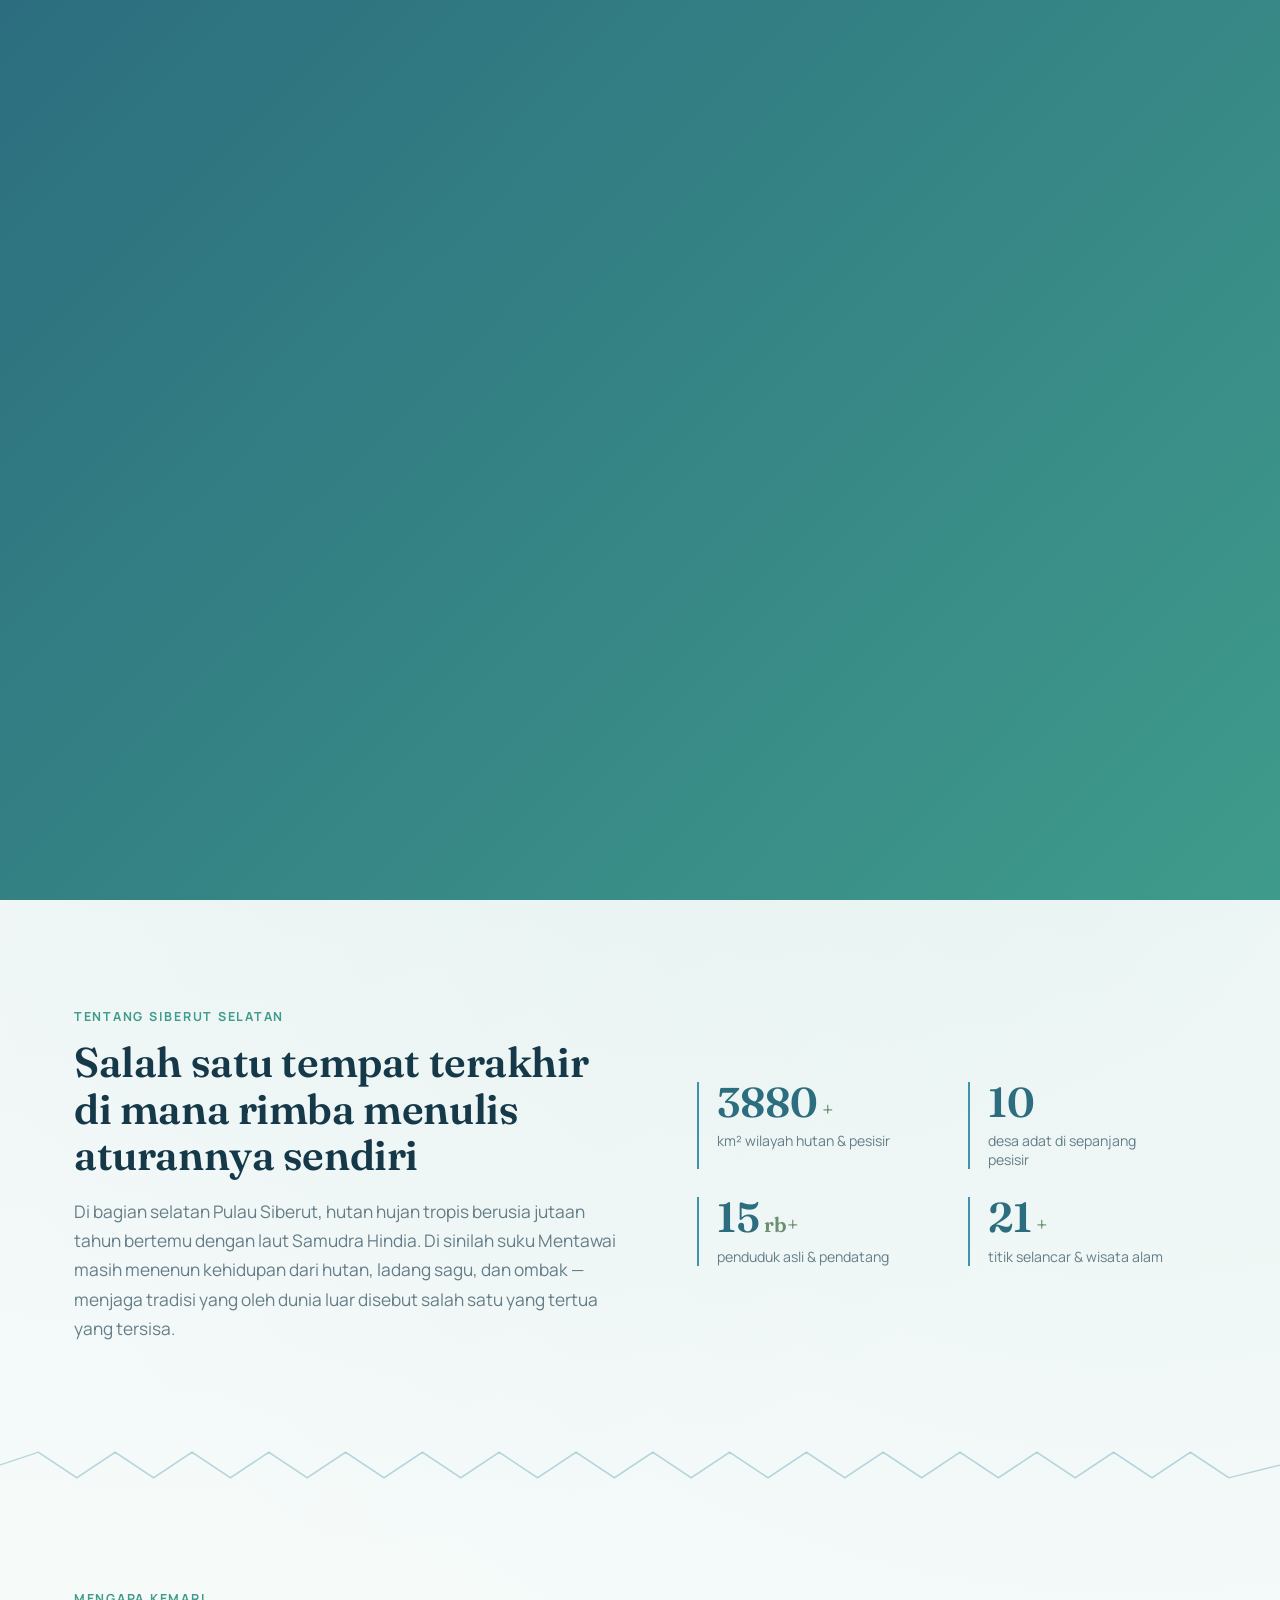
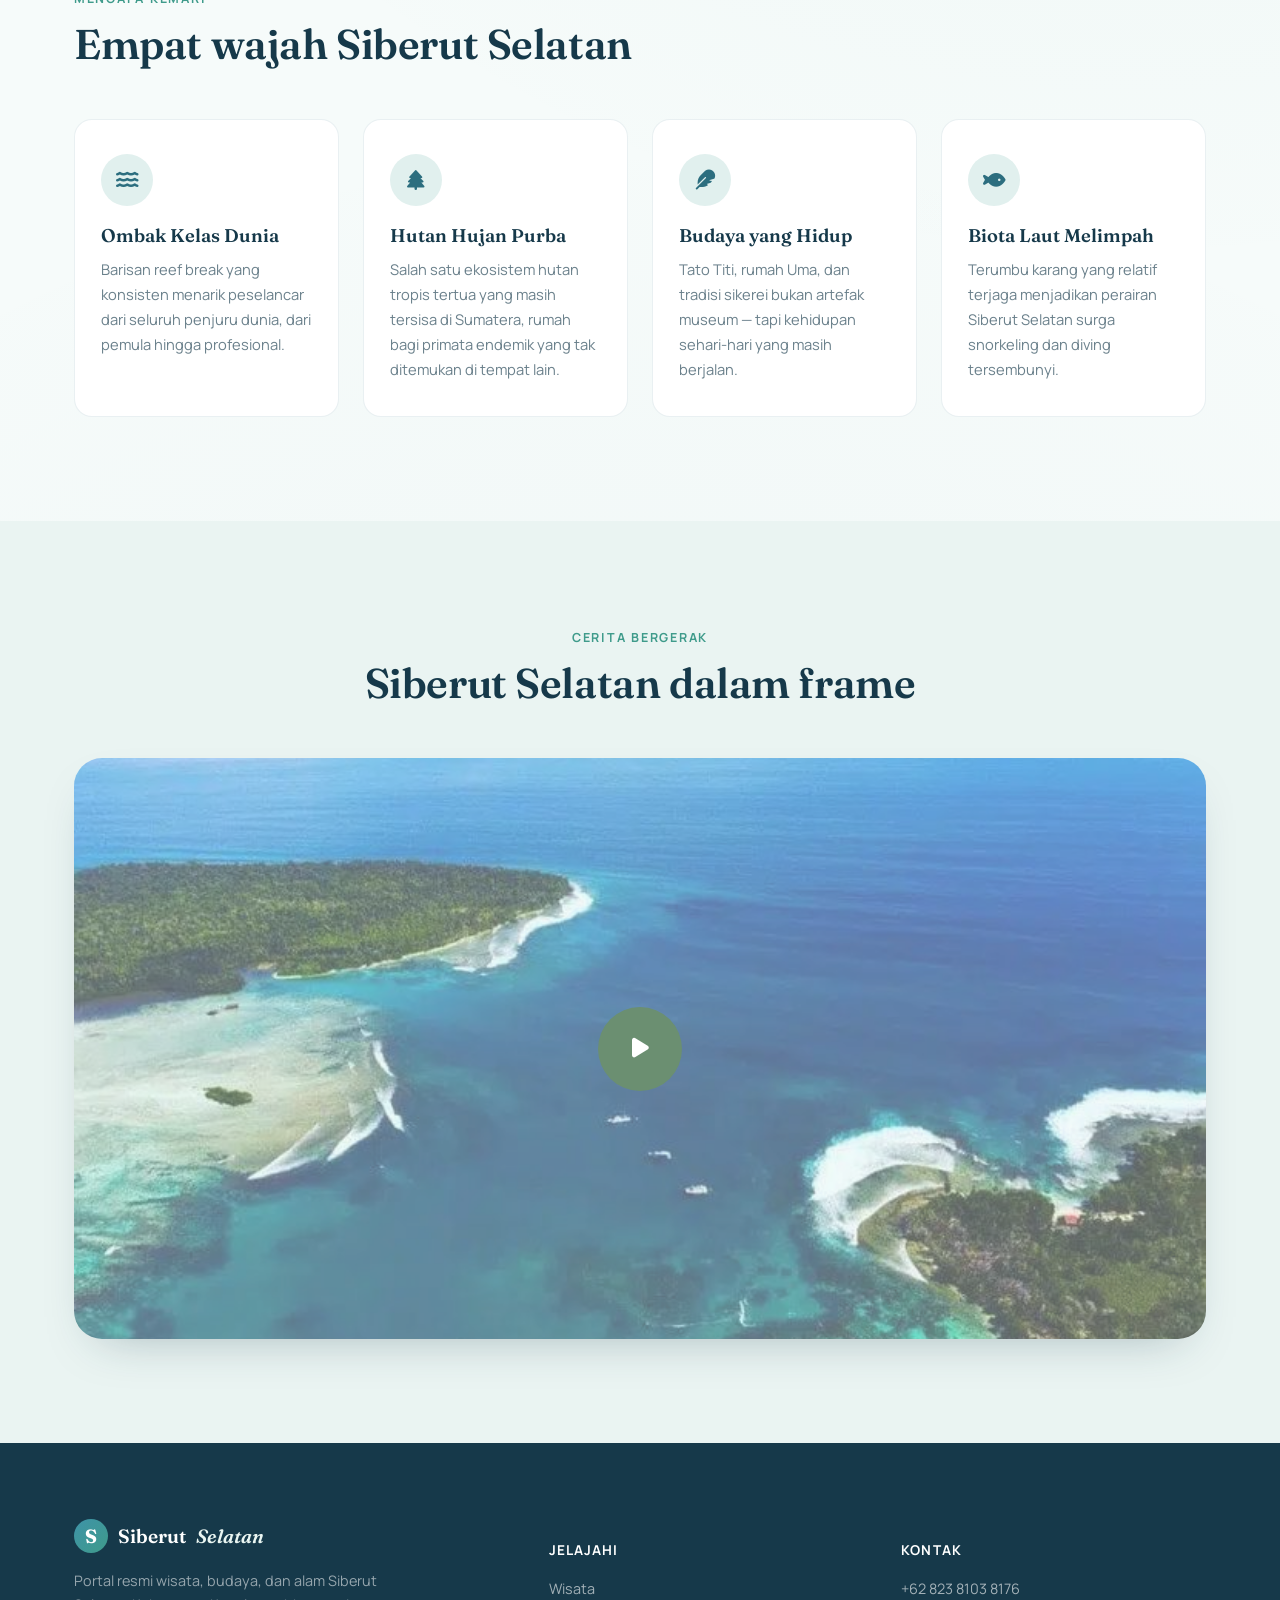
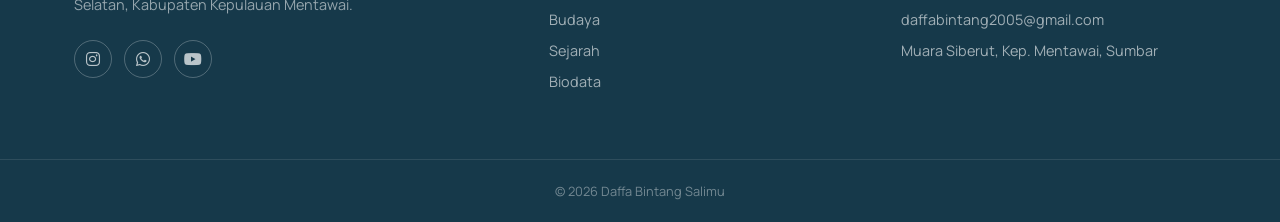
<file: index.html>
<!DOCTYPE html>
<html lang="id">
<head>
<meta charset="UTF-8">
<meta name="viewport" content="width=device-width, initial-scale=1.0">
<title>Siberut Selatan — Jantung Rimba & Ombak Mentawai</title>
<meta name="description" content="Portal wisata, budaya, dan alam Siberut Selatan, Kepulauan Mentawai — rumah suku Mentawai, hutan hujan purba, dan ombak kelas dunia.">
<link rel="preconnect" href="https://fonts.googleapis.com">
<link rel="preconnect" href="https://fonts.gstatic.com" crossorigin>
<link href="https://fonts.googleapis.com/css2?family=Fraunces:ital,opsz,wght@0,9..144,400;0,9..144,500;0,9..144,600;0,9..144,700;1,9..144,400;1,9..144,500&family=Manrope:wght@400;500;600;700;800&display=swap" rel="stylesheet">
<link rel="stylesheet" href="https://cdnjs.cloudflare.com/ajax/libs/font-awesome/6.5.1/css/all.min.css">
<link rel="stylesheet" href="style.css">
</head>
<body class="no-scroll">
  
<div id="loader" aria-label="Memuat">
  <div class="curtain curtain-left" style="background-image:url('paper2.jpeg')"></div>
  <div class="curtain curtain-right" style="background-image:url('paper4.jpeg')"></div>
  <div class="curtain-fringe">
  </div>
  <div class="loader-content">
    <h1 class="loader-title"><em></em></h1>
    <div class="loader-progress"><span id="loader-progress-bar"></span></div>
    <span class="loader-percent" id="loader-percent">100%</span>
  </div>
</div>

<div id="progress-bar"></div>


<header id="site-nav">
  <div class="nav-inner">
    <a href="index.html" class="brand">
      <span class="brand-mark">SS</span>
      <span class="brand-text">Siberut <em>Selatan</em></span>
    </a>
    <nav class="nav-links">
      <a href="destinasi.html" data-nav>Wisata</a>
      <a href="budaya.html" data-nav>Budaya</a>
      <a href="sejarah.html" data-nav>Sejarah</a>
      <a href="biodata.html" data-nav>Biodata</a>
    </nav>
    <a href="index.html" class="nav-logo" aria-label="Logo Daffa Bintang Salimu">
      <img src="logo1.png" alt="Logo Daffa Bintang Salimu">
    </a>
    <button id="burger" aria-label="Buka menu"><span></span><span></span><span></span></button>
  </div>
  <div id="mobile-menu">
    <a href="destinasi.html">Wisata</a>
    <a href="budaya.html">Budaya</a>
    <a href="sejarah.html">Sejarah</a>
    <a href="biodata.html">Biodata</a>
  </div>
</header>

<main>
  <section class="hero" id="home">
    <div class="hero-slides" id="hero-slides"></div>
    <div class="hero-scrim"></div>

    <div class="hero-content">
      <span class="eyebrow eyebrow-light"><i class="fa-solid fa-location-dot"></i> Kepulauan Mentawai · Sumatera Barat</span>
      <h1>Siberut Selatan<br><em>Rimba &amp; Ombak</em> yang Masih Bernapas</h1>
      <p class="hero-sub" data-typing='["Rumah suku Mentawai yang menjaga hutan hujan tertua di Sumatera.","Ombak kelas dunia yang memanggil peselancar lintas benua.","Tato Titi dan Uma warisan yang masih hidup, bukan sekadar cerita."]'></p>
      <div class="hero-btns">
        <a href="destinasi.html" class="btn btn-primary">Jelajahi Destinasi <i class="fa-solid fa-arrow-right"></i></a>
        <a href="https://www.youtube.com/watch?v=MPN2Yd6fO0k" class="btn btn-ghost" target="_blank" rel="noopener"><i class="fa-solid fa-play"></i> Tonton Cerita</a>
      </div>
    </div>
  </section>

  <!-- ============ INTRO + COUNTER ============ -->
  <section class="section intro-section">
    <div class="container intro-grid">
      <div class="reveal">
        <span class="eyebrow">Tentang Siberut Selatan</span>
        <h2 class="section-title">Salah satu tempat terakhir<br>di mana rimba menulis aturannya sendiri</h2>
        <p class="lead">Di bagian selatan Pulau Siberut, hutan hujan tropis berusia jutaan tahun bertemu dengan laut Samudra Hindia. Di sinilah suku Mentawai masih menenun kehidupan dari hutan, ladang sagu, dan ombak — menjaga tradisi yang oleh dunia luar disebut salah satu yang tertua yang tersisa.</p>
      </div>
      <div class="counter-grid reveal" data-delay="120">
        <div class="counter-item">
          <div class="counter-num"><span data-counter="4500">0</span><span class="suffix">+</span></div>
          <span class="counter-label">km² wilayah hutan &amp; pesisir</span>
        </div>
        <div class="counter-item">
          <div class="counter-num"><span data-counter="12">0</span></div>
          <span class="counter-label">desa adat di sepanjang pesisir</span>
        </div>
        <div class="counter-item">
          <div class="counter-num"><span data-counter="18">0</span><span class="suffix">rb+</span></div>
          <span class="counter-label">penduduk asli &amp; pendatang</span>
        </div>
        <div class="counter-item">
          <div class="counter-num"><span data-counter="25">0</span><span class="suffix">+</span></div>
          <span class="counter-label">titik selancar &amp; wisata alam</span>
        </div>
      </div>
    </div>
  </section>

  <div class="titi-divider" aria-hidden="true">
    <svg viewBox="0 0 1000 40" preserveAspectRatio="none"><path d="M0 20 L30 5 L60 35 L90 5 L120 35 L150 5 L180 35 L210 5 L240 35 L270 5 L300 35 L330 5 L360 35 L390 5 L420 35 L450 5 L480 35 L510 5 L540 35 L570 5 L600 35 L630 5 L660 35 L690 5 L720 35 L750 5 L780 35 L810 5 L840 35 L870 5 L900 35 L930 5 L960 35 L1000 20" stroke="currentColor" stroke-width="1.5" fill="none"/></svg>
  </div>

  <!-- ============ EMPAT WAJAH ============ -->
  <section class="section" id="keunggulan">
    <div class="container">
      <div class="section-head reveal">
        <span class="eyebrow">Mengapa Kemari</span>
        <h2 class="section-title">Empat wajah Siberut Selatan</h2>
      </div>
      <div class="face-grid">
        <article class="face-card reveal">
          <div class="face-icon"><i class="fa-solid fa-water"></i></div>
          <h3>Ombak Kelas Dunia</h3>
          <p>Barisan reef break yang konsisten menarik peselancar dari seluruh penjuru dunia, dari pemula hingga profesional.</p>
        </article>
        <article class="face-card reveal" data-delay="80">
          <div class="face-icon"><i class="fa-solid fa-tree"></i></div>
          <h3>Hutan Hujan Purba</h3>
          <p>Salah satu ekosistem hutan tropis tertua yang masih tersisa di Sumatera, rumah bagi primata endemik yang tak ditemukan di tempat lain.</p>
        </article>
        <article class="face-card reveal" data-delay="160">
          <div class="face-icon"><i class="fa-solid fa-feather"></i></div>
          <h3>Budaya yang Hidup</h3>
          <p>Tato Titi, rumah Uma, dan tradisi sikerei bukan artefak museum — tapi kehidupan sehari-hari yang masih berjalan.</p>
        </article>
        <article class="face-card reveal" data-delay="240">
          <div class="face-icon"><i class="fa-solid fa-fish"></i></div>
          <h3>Biota Laut Melimpah</h3>
          <p>Terumbu karang yang relatif terjaga menjadikan perairan Siberut Selatan surga snorkeling dan diving tersembunyi.</p>
        </article>
      </div>
    </div>
  </section>

  <!-- ============ CERITA / VIDEO ============ -->
  <section class="section section-alt" id="cerita">
    <div class="container">
      <div class="section-head text-center reveal">
        <span class="eyebrow">Cerita Bergerak</span>
        <h2 class="section-title">Siberut Selatan dalam frame</h2>
      </div>
      <div class="video-frame reveal" data-video="https://www.youtube.com/watch?v=MPN2Yd6fO0k">
        <img src="paper4.jpeg" alt="Cuplikan Siberut Selatan" loading="lazy">
        <button class="play-btn" aria-label="Putar video"><i class="fa-solid fa-play"></i></button>
      </div>
    </div>
  </section>
</main>

<!-- ============ FOOTER ============ -->
<footer class="site-footer">
  <div class="container footer-grid">
    <div class="footer-brand">
      <span class="brand-text light"><span class="brand-mark">S</span>Siberut<em>Selatan</em></span>
      <p>Portal resmi wisata, budaya, dan alam Siberut Selatan, Kabupaten Kepulauan Mentawai.</p>
      <div class="footer-social">
        <a href="https://www.instagram.com/urr_daffaa?igsh=NXd5bzN2ZGFvcXl0&utm_source=qr" aria-label="Instagram"><i class="fa-brands fa-instagram"></i></a>
        <a href="https://wa.me/6282381038176" aria-label="WhatsApp"><i class="fa-brands fa-whatsapp"></i></a>
        <a href="https://www.youtube.com/@daffabintang652" aria-label="YouTube"><i class="fa-brands fa-youtube"></i></a>
      </div>
    </div>
    <div class="footer-col">
      <h5>Jelajahi</h5>
      <a href="destinasi.html">Wisata</a>
      <a href="budaya.html">Budaya</a>
      <a href="sejarah.html">Sejarah</a>
      <a href="biodata.html">Biodata</a>
    </div>
    <div class="footer-col">
      <h5>Kontak</h5>
      <a href="https://wa.me/6281200000000">+62 823 8103 8176</a>
      <a href="mailto:daffabintang2005@gmail.com">daffabintang2005@gmail.com</a>
      <span>Muara Siberut, Kep. Mentawai, Sumbar</span>
    </div>
  </div>
  <div class="footer-bottom">
    <span>© 2026 Daffa Bintang Salimu</span>
  </div>
</footer>

<button id="back-to-top" aria-label="Kembali ke atas"><i class="fa-solid fa-arrow-up"></i></button>

<div id="video-modal">
  <button class="video-close" aria-label="Tutup video"><i class="fa-solid fa-xmark"></i></button>
  <div class="video-box"></div>
</div>

<script src="script.js"></script>
</body>
</html>
</file>
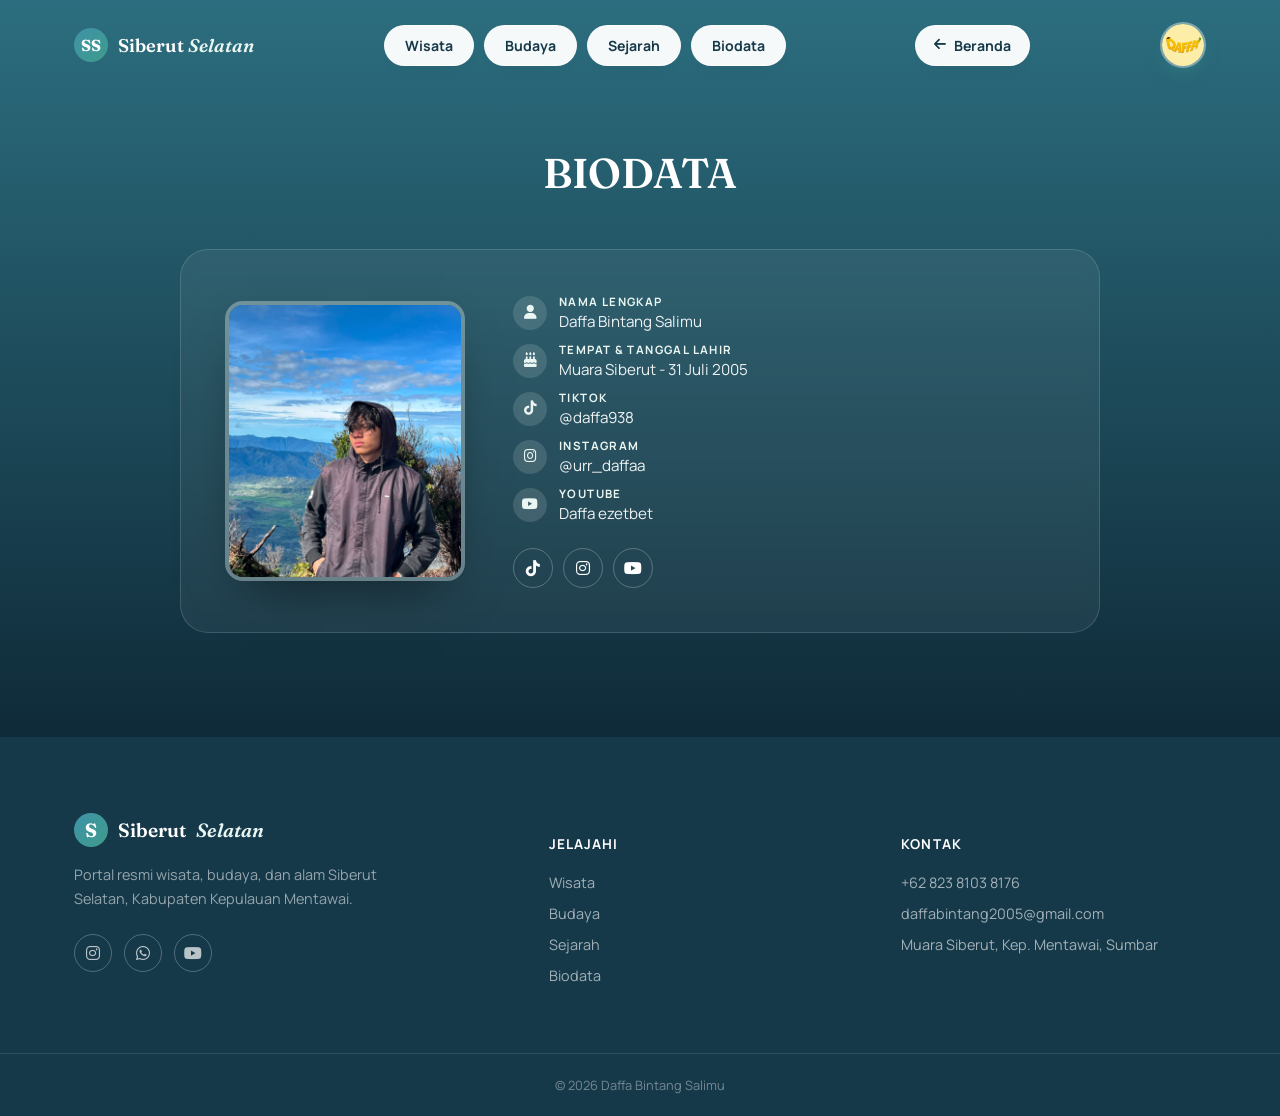
<file: biodata.html>
<!DOCTYPE html>
<html lang="id">
<head>
<meta charset="UTF-8">
<meta name="viewport" content="width=devip-width, initial-scale=1.0">
<title>Biodata — Siberut Selatan</title>
<meta name="description" content="Portal wisata, budaya, dan alam Siberut Selatan, Kepulauan Mentawai — rumah suku Mentawai, hutan hujan purba, dan ombak kelas dunia.">
<link rel="preconnect" href="https://fonts.googleapis.com">
<link rel="preconnect" href="https://fonts.gstatic.com" crossorigin>
<link href="https://fonts.googleapis.com/css2?family=Fraunces:ital,opsz,wght@0,9..144,400;0,9..144,500;0,9..144,600;0,9..144,700;1,9..144,400;1,9..144,500&family=Manrope:wght@400;500;600;700;800&display=swap" rel="stylesheet">
<link rel="stylesheet" href="https://cdnjs.cloudflare.com/ajax/libs/font-awesome/6.5.1/css/all.min.css">
<link rel="stylesheet" href="style.css">
</head>
<body class="page-enter">

<div id="progress-bar"></div>

<!-- ============ NAV ============ -->
<header id="site-nav">
  <div class="nav-inner">
    <a href="index.html" class="brand">
      <span class="brand-mark">SS</span>
      <span class="brand-text">Siberut <em>Selatan</em></span>
    </a>
    <nav class="nav-links">
      <a href="destinasi.html" data-nav>Wisata</a>
      <a href="budaya.html" data-nav>Budaya</a>
      <a href="sejarah.html" data-nav>Sejarah</a>
      <a href="biodata.html" data-nav>Biodata</a>
    </nav>
    <a href="index.html" class="back-btn" aria-label="Kembali ke Beranda"><i class="fa-solid fa-arrow-left"></i> <span class="back-label">Beranda</span></a>
    <a href="index.html" class="nav-logo" aria-label="Logo Daffa Bintang Salimu">
      <img src="logo1.png" alt="Logo Daffa Bintang Salimu">
    </a>
    <button id="burger" aria-label="Buka menu"><span></span><span></span><span></span></button>
  </div>
  <div id="mobile-menu">
    <a href="destinasi.html">Wisata</a>
    <a href="budaya.html">Budaya</a>
    <a href="sejarah.html">Sejarah</a>
    <a href="biodata.html">Biodata</a>
  </div>
</header>

<main>
  <!-- ============ BIODATA PEMBUAT ============ -->
  <section class="section section-dark" id="biodata">
    <div class="container">
      <div class="section-head text-center reveal">
        <h2 class="section-title light">BIODATA</h2>
      </div>
      <div class="bio-card reveal">
        <div class="bio-photo">
          <img src="foto1.jpeg" alt="Foto Pembuat Website">
        </div>
        <div class="bio-info">
          <div class="bio-details">
            <div class="bio-item">
              <i class="fa-solid fa-user"></i>
              <div class="bio-label">
                <b>Nama Lengkap</b>
                <span>Daffa Bintang Salimu</span>
              </div>
            </div>
            <div class="bio-item">
              <i class="fa-solid fa-cake-candles"></i>
              <div class="bio-label">
                <b>Tempat &amp; Tanggal Lahir</b>
                <span>Muara Siberut - 31 Juli 2005</span>
              </div>
            </div>
            <div class="bio-item">
              <i class="fa-brands fa-tiktok"></i>
              <div class="bio-label">
                <b>TikTok</b>
                <span>@daffa938</span>
              </div>
            </div>
            <div class="bio-item">
              <i class="fa-brands fa-instagram"></i>
              <div class="bio-label">
                <b>Instagram</b>
                <span>@urr_daffaa</span>
              </div>
            </div>
            <div class="bio-item">
              <i class="fa-brands fa-youtube"></i>
              <div class="bio-label">
                <b>YouTube</b>
                <span>Daffa ezetbet</span>
              </div>
            </div>
          </div>
          <div class="bio-social">
            <a href="https://www.tiktok.com/@dafffa938" aria-label="TikTok"><i class="fa-brands fa-tiktok"></i></a>
            <a href="https://www.instagram.com/urr_daffaa?igsh=NXd5bzN2ZGFvcXl0&utm_source=qr" aria-label="Instagram"><i class="fa-brands fa-instagram"></i></a>
            <a href="https://www.youtube.com/@daffabintang652" aria-label="YouTube"><i class="fa-brands fa-youtube"></i></a>
          </div>
        </div>
      </div>
    </div>
  </section>
</main>

<!-- ============ FOOTER ============ -->
<footer class="site-footer">
  <div class="container footer-grid">
    <div class="footer-brand">
      <span class="brand-text light"><span class="brand-mark">S</span>Siberut<em>Selatan</em></span>
      <p>Portal resmi wisata, budaya, dan alam Siberut Selatan, Kabupaten Kepulauan Mentawai.</p>
      <div class="footer-social">
        <a href="https://www.instagram.com/urr_daffaa?igsh=NXd5bzN2ZGFvcXl0&utm_source=qr" aria-label="Instagram"><i class="fa-brands fa-instagram"></i></a>
        <a href="https://wa.me/6282381038176" aria-label="WhatsApp"><i class="fa-brands fa-whatsapp"></i></a>
        <a href="https://www.youtube.com/@daffabintang652" aria-label="YouTube"><i class="fa-brands fa-youtube"></i></a>
      </div>
    </div>
    <div class="footer-col">
      <h5>Jelajahi</h5>
      <a href="destinasi.html">Wisata</a>
      <a href="budaya.html">Budaya</a>
      <a href="sejarah.html">Sejarah</a>
      <a href="biodata.html">Biodata</a>
    </div>
    <div class="footer-col">
      <h5>Kontak</h5>
      <a href="https://wa.me/6281200000000">+62 823 8103 8176</a>
      <a href="daffabintang2005@gmail.com">daffabintang2005@gmail.com</a>
      <span>Muara Siberut, Kep. Mentawai, Sumbar</span>
    </div>
  </div>
  <div class="footer-bottom">
    <span>© 2026 Daffa Bintang Salimu</span>
  </div>
</footer>

<button id="back-to-top" aria-label="Kembali ke atas"><i class="fa-solid fa-arrow-up"></i></button>

<div id="video-modal">
  <button class="video-close" aria-label="Tutup video"><i class="fa-solid fa-xmark"></i></button>
  <div class="video-box"></div>
</div>

<script src="script.js"></script>
</body>
</html>
</file>
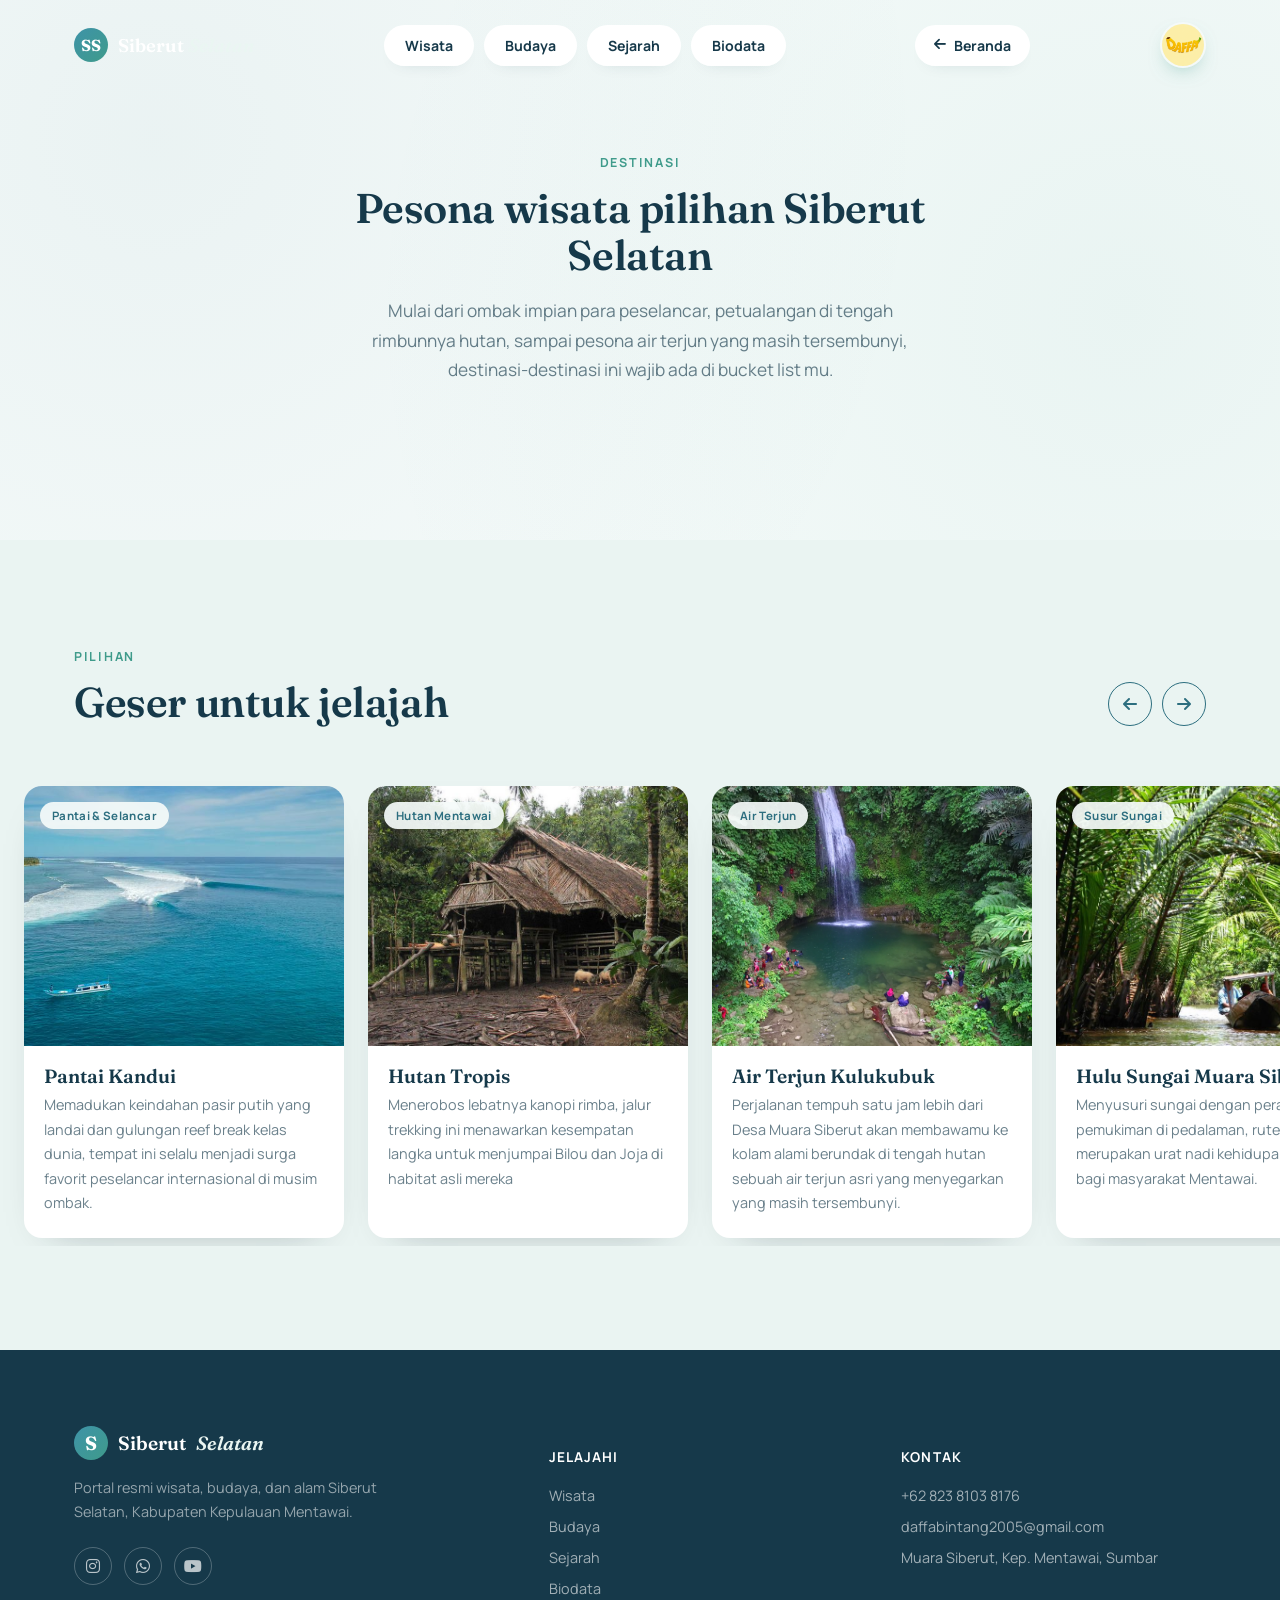
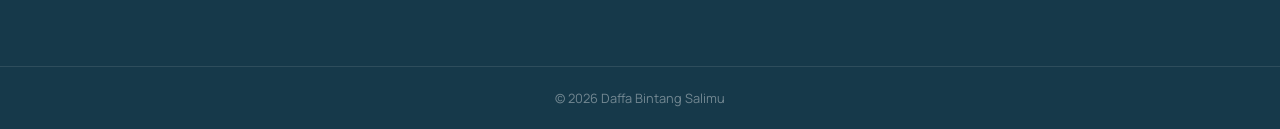
<file: destinasi.html>
<!DOCTYPE html>
<html lang="id">
<head>
<meta charset="UTF-8">
<meta name="viewport" content="width=device-width, initial-scale=1.0">
<title>Wisata — Siberut Selatan</title>
<meta name="description" content="Portal wisata, budaya, dan alam Siberut Selatan, Kepulauan Mentawai — rumah suku Mentawai, hutan hujan purba, dan ombak kelas dunia.">
<link rel="preconnect" href="https://fonts.googleapis.com">
<link rel="preconnect" href="https://fonts.gstatic.com" crossorigin>
<link href="https://fonts.googleapis.com/css2?family=Fraunces:ital,opsz,wght@0,9..144,400;0,9..144,500;0,9..144,600;0,9..144,700;1,9..144,400;1,9..144,500&family=Manrope:wght@400;500;600;700;800&display=swap" rel="stylesheet">
<link rel="stylesheet" href="https://cdnjs.cloudflare.com/ajax/libs/font-awesome/6.5.1/css/all.min.css">
<link rel="stylesheet" href="style.css">
</head>
<body class="page-enter">

<div id="progress-bar"></div>

<!-- ============ NAV ============ -->
<header id="site-nav">
  <div class="nav-inner">
    <a href="index.html" class="brand">
      <span class="brand-mark">SS</span>
      <span class="brand-text">Siberut <em>Selatan</em></span>
    </a>
    <nav class="nav-links">
      <a href="destinasi.html" data-nav>Wisata</a>
      <a href="budaya.html" data-nav>Budaya</a>
      <a href="sejarah.html" data-nav>Sejarah</a>
      <a href="biodata.html" data-nav>Biodata</a>
    </nav>
    <a href="index.html" class="back-btn" aria-label="Kembali ke Beranda"><i class="fa-solid fa-arrow-left"></i> <span class="back-label">Beranda</span></a>
    <a href="index.html" class="nav-logo" aria-label="Logo Daffa Bintang Salimu">
      <img src="logo1.png" alt="Logo Daffa Bintang Salimu">
    </a>
    <button id="burger" aria-label="Buka menu"><span></span><span></span><span></span></button>
  </div>
  <div id="mobile-menu">
    <a href="destinasi.html">Wisata</a>
    <a href="budaya.html">Budaya</a>
    <a href="sejarah.html">Sejarah</a>
    <a href="biodata.html">Biodata</a>
  </div>
</header>

<main>
  <!-- ============ HALAMAN INTRO ============ -->
  <section class="section page-hero">
    <div class="container">
      <div class="section-head text-center reveal">
        <span class="eyebrow">Destinasi</span>
        <h2 class="section-title">Pesona wisata pilihan Siberut Selatan</h2>
        <p class="lead" style="margin-inline:auto;text-align:center;">Mulai dari ombak impian para peselancar, petualangan di tengah rimbunnya hutan, sampai pesona air terjun yang masih tersembunyi, destinasi-destinasi ini wajib ada di bucket list mu.</p>
      </div>
    </div>
  </section>

  <!-- ============ DESTINASI (CAROUSEL) ============ -->
  <section class="section section-alt" id="destinasi">
    <div class="container">
      <div class="section-head split reveal">
        <div>
          <span class="eyebrow">Pilihan</span>
          <h2 class="section-title">Geser untuk jelajah</h2>
        </div>
        <div class="carousel-nav">
          <button id="dest-prev" aria-label="Sebelumnya"><i class="fa-solid fa-arrow-left"></i></button>
          <button id="dest-next" aria-label="Berikutnya"><i class="fa-solid fa-arrow-right"></i></button>
        </div>
      </div>
    </div>
    <div class="carousel-viewport reveal" id="dest-viewport">
      <div class="carousel-track" id="dest-track">
        <article class="dest-card">
          <img src="kandui.jpeg" alt="kandui resort, Siberut Selatan" loading="lazy">
          <span class="dest-tag">Pantai &amp; Selancar</span>
          <h3>Pantai Kandui</h3>
          <p>Memadukan keindahan pasir putih yang landai dan gulungan reef break kelas dunia, tempat ini selalu menjadi surga favorit peselancar internasional di musim ombak.</p>
        </article>
        <article class="dest-card">
          <img src="hutan.jpeg" alt="Rimba Peleonan, Siberut Selatan" loading="lazy">
          <span class="dest-tag">Hutan Mentawai</span>
          <h3>Hutan Tropis</h3>
          <p>Menerobos lebatnya kanopi rimba, jalur trekking ini menawarkan kesempatan langka untuk menjumpai Bilou dan Joja di habitat asli mereka</p>
        </article>
        <article class="dest-card">
          <img src="air terjun.png" alt="Air Terjun Kulukubuk, Siberut Selatan" loading="lazy">
          <span class="dest-tag">Air Terjun</span>
          <h3>Air Terjun Kulukubuk</h3>
          <p>Perjalanan tempuh satu jam lebih dari Desa Muara Siberut akan membawamu ke kolam alami berundak di tengah hutan sebuah air terjun asri yang menyegarkan yang masih tersembunyi.</p>
        </article>
        <article class="dest-card">
          <img src="sungai.jpeg" alt="Susur sungai Siberut Selatan" loading="lazy">
          <span class="dest-tag">Susur Sungai</span>
          <h3>Hulu Sungai Muara Siberut</h3>
          <p>Menyusuri sungai dengan perahu menuju pemukiman di pedalaman, rute perairan ini merupakan urat nadi kehidupan utama bagi masyarakat Mentawai.</p>
        </article>
        <article class="dest-card">
          <img src="bawah laut.jpeg" alt="Terumbu karang Siberut Selatan" loading="lazy">
          <span class="dest-tag">Bawah Laut</span>
          <h3>Terumbu Karang</h3>
          <p>Spot snorkeling dangkal dengan visibilitas tinggi, cocok untuk pemula yang ingin melihat biota laut Mentawai yang indah dan masih terjaga kealamiannya.</p>
        </article>
      </div>
    </div>
  </section>
</main>

<!-- ============ FOOTER ============ -->
<footer class="site-footer">
  <div class="container footer-grid">
    <div class="footer-brand">
      <span class="brand-text light"><span class="brand-mark">S</span>Siberut<em>Selatan</em></span>
      <p>Portal resmi wisata, budaya, dan alam Siberut Selatan, Kabupaten Kepulauan Mentawai.</p>
      <div class="footer-social">
        <a href="https://www.instagram.com/urr_daffaa?igsh=NXd5bzN2ZGFvcXl0&utm_source=qr" aria-label="Instagram"><i class="fa-brands fa-instagram"></i></a>
        <a href="https://wa.me/6282381038176" aria-label="WhatsApp"><i class="fa-brands fa-whatsapp"></i></a>
        <a href="https://www.youtube.com/@daffabintang652" aria-label="YouTube"><i class="fa-brands fa-youtube"></i></a>
      </div>
    </div>
    <div class="footer-col">
      <h5>Jelajahi</h5>
      <a href="destinasi.html">Wisata</a>
      <a href="budaya.html">Budaya</a>
      <a href="sejarah.html">Sejarah</a>
      <a href="biodata.html">Biodata</a>
    </div>
    <div class="footer-col">
      <h5>Kontak</h5>
      <a href="https://wa.me/6281200000000">+62 823 8103 8176</a>
      <a href="mailto:daffabintang2005@gmail.com">daffabintang2005@gmail.com</a>
      <span>Muara Siberut, Kep. Mentawai, Sumbar</span>
    </div>
  </div>
  <div class="footer-bottom">
    <span>© 2026 Daffa Bintang Salimu</span>
  </div>
</footer>

<button id="back-to-top" aria-label="Kembali ke atas"><i class="fa-solid fa-arrow-up"></i></button>

<div id="video-modal">
  <button class="video-close" aria-label="Tutup video"><i class="fa-solid fa-xmark"></i></button>
  <div class="video-box"></div>
</div>

<script src="script.js"></script>
</body>
</html>
</file>
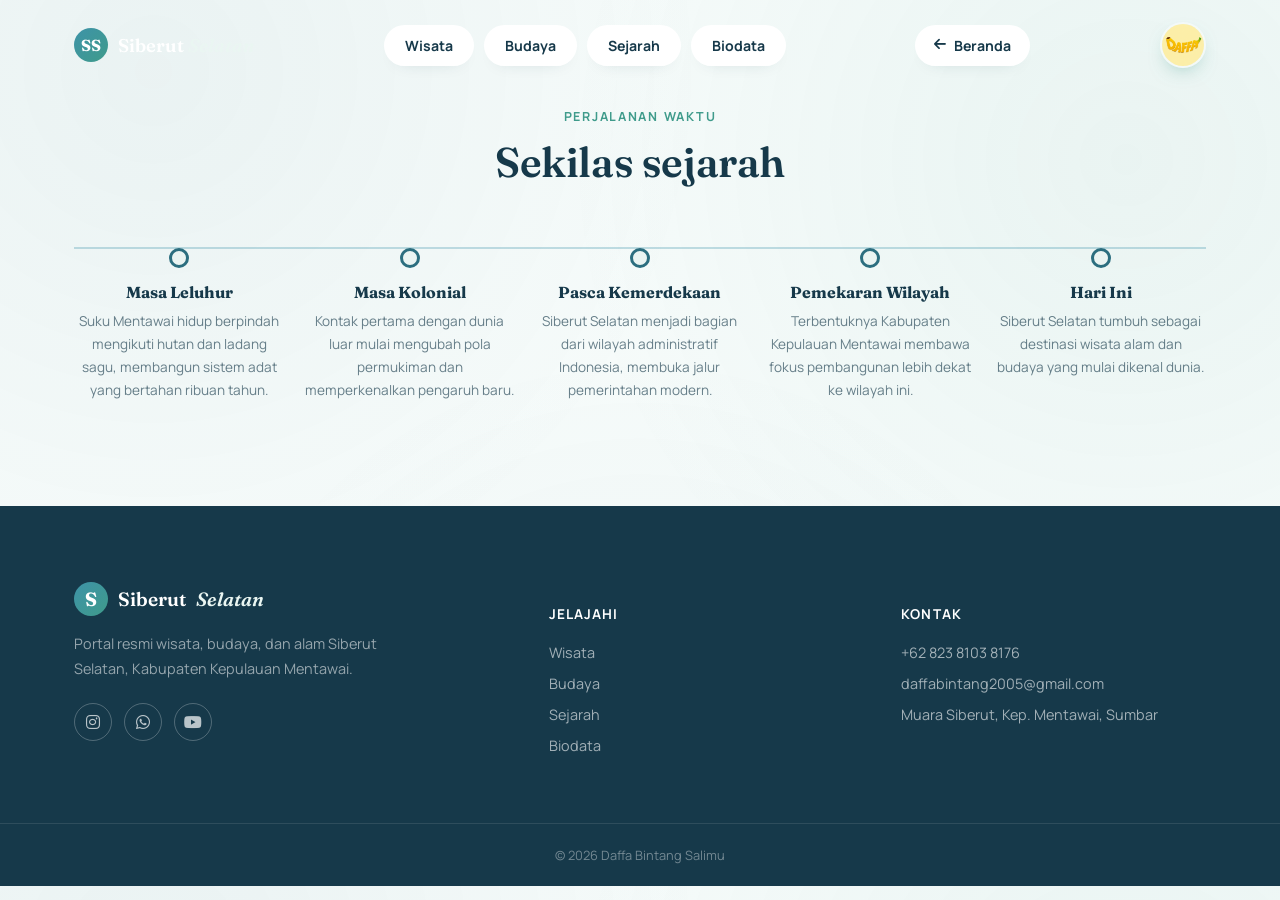
<file: sejarah.html>
<!DOCTYPE html>
<html lang="id">
<head>
<meta charset="UTF-8">
<meta name="viewport" content="width=device-width, initial-scale=1.0">
<title>Sejarah — Siberut Selatan</title>
<meta name="description" content="Portal wisata, budaya, dan alam Siberut Selatan, Kepulauan Mentawai — rumah suku Mentawai, hutan hujan purba, dan ombak kelas dunia.">
<link rel="preconnect" href="https://fonts.googleapis.com">
<link rel="preconnect" href="https://fonts.gstatic.com" crossorigin>
<link href="https://fonts.googleapis.com/css2?family=Fraunces:ital,opsz,wght@0,9..144,400;0,9..144,500;0,9..144,600;0,9..144,700;1,9..144,400;1,9..144,500&family=Manrope:wght@400;500;600;700;800&display=swap" rel="stylesheet">
<link rel="stylesheet" href="https://cdnjs.cloudflare.com/ajax/libs/font-awesome/6.5.1/css/all.min.css">
<link rel="stylesheet" href="style.css">
</head>
<body class="page-enter">

<div id="progress-bar"></div>

<!-- ============ NAV ============ -->
<header id="site-nav">
  <div class="nav-inner">
    <a href="index.html" class="brand">
      <span class="brand-mark">SS</span>
      <span class="brand-text">Siberut <em>Selatan</em></span>
    </a>
    <nav class="nav-links">
      <a href="destinasi.html" data-nav>Wisata</a>
      <a href="budaya.html" data-nav>Budaya</a>
      <a href="sejarah.html" data-nav>Sejarah</a>
      <a href="biodata.html" data-nav>Biodata</a>
    </nav>
    <a href="index.html" class="back-btn" aria-label="Kembali ke Beranda"><i class="fa-solid fa-arrow-left"></i> <span class="back-label">Beranda</span></a>
    <a href="index.html" class="nav-logo" aria-label="Logo Daffa Bintang Salimu">
      <img src="logo1.png" alt="Logo Daffa Bintang Salimu">
    </a>
    <button id="burger" aria-label="Buka menu"><span></span><span></span><span></span></button>
  </div>
  <div id="mobile-menu">
    <a href="destinasi.html">Wisata</a>
    <a href="budaya.html">Budaya</a>
    <a href="sejarah.html">Sejarah</a>
    <a href="biodata.html">Biodata</a>
  </div>
</header>

<main>
  <!-- ============ SEJARAH ============ -->
  <section class="section" id="sejarah">
    <div class="container">
      <div class="section-head text-center reveal">
        <span class="eyebrow">Perjalanan Waktu</span>
        <h2 class="section-title">Sekilas sejarah</h2>
      </div>
      <div class="timeline reveal">
        <div class="timeline-track"></div>
        <div class="timeline-item">
          <div class="timeline-dot"></div>
          <div class="timeline-card"><b>Masa Leluhur</b><p>Suku Mentawai hidup berpindah mengikuti hutan dan ladang sagu, membangun sistem adat yang bertahan ribuan tahun.</p></div>
        </div>
        <div class="timeline-item">
          <div class="timeline-dot"></div>
          <div class="timeline-card"><b>Masa Kolonial</b><p>Kontak pertama dengan dunia luar mulai mengubah pola permukiman dan memperkenalkan pengaruh baru.</p></div>
        </div>
        <div class="timeline-item">
          <div class="timeline-dot"></div>
          <div class="timeline-card"><b>Pasca Kemerdekaan</b><p>Siberut Selatan menjadi bagian dari wilayah administratif Indonesia, membuka jalur pemerintahan modern.</p></div>
        </div>
        <div class="timeline-item">
          <div class="timeline-dot"></div>
          <div class="timeline-card"><b>Pemekaran Wilayah</b><p>Terbentuknya Kabupaten Kepulauan Mentawai membawa fokus pembangunan lebih dekat ke wilayah ini.</p></div>
        </div>
        <div class="timeline-item">
          <div class="timeline-dot"></div>
          <div class="timeline-card"><b>Hari Ini</b><p>Siberut Selatan tumbuh sebagai destinasi wisata alam dan budaya yang mulai dikenal dunia.</p></div>
        </div>
      </div>
    </div>
  </section>
</main>

<!-- ============ FOOTER ============ -->
<footer class="site-footer">
  <div class="container footer-grid">
    <div class="footer-brand">
      <span class="brand-text light"><span class="brand-mark">S</span>Siberut<em>Selatan</em></span>
      <p>Portal resmi wisata, budaya, dan alam Siberut Selatan, Kabupaten Kepulauan Mentawai.</p>
      <div class="footer-social">
        <a href="https://www.instagram.com/urr_daffaa?igsh=NXd5bzN2ZGFvcXl0&utm_source=qr" aria-label="Instagram"><i class="fa-brands fa-instagram"></i></a>
        <a href="https://wa.me/6282381038176" aria-label="WhatsApp"><i class="fa-brands fa-whatsapp"></i></a>
        <a href="https://www.youtube.com/@daffabintang652" aria-label="YouTube"><i class="fa-brands fa-youtube"></i></a>
      </div>
    </div>
    <div class="footer-col">
      <h5>Jelajahi</h5>
      <a href="destinasi.html">Wisata</a>
      <a href="budaya.html">Budaya</a>
      <a href="sejarah.html">Sejarah</a>
      <a href="biodata.html">Biodata</a>
    </div>
    <div class="footer-col">
      <h5>Kontak</h5>
      <a href="https://wa.me/6281200000000">+62 823 8103 8176</a>
      <a href="mailto:daffabintang2005@gmail.com">daffabintang2005@gmail.com</a>
      <span>Muara Siberut, Kep. Mentawai, Sumbar</span>
    </div>
  </div>
  <div class="footer-bottom">
    <span>© 2026 Daffa Bintang Salimu</span>
  </div>
</footer>

<button id="back-to-top" aria-label="Kembali ke atas"><i class="fa-solid fa-arrow-up"></i></button>

<div id="video-modal">
  <button class="video-close" aria-label="Tutup video"><i class="fa-solid fa-xmark"></i></button>
  <div class="video-box"></div>
</div>

<script src="script.js"></script>
</body>
</html>
</file>
<file: style.css>
:root{
  --ink:#16394A;
  --forest:#2C6E7F;
  --forest-2:#3E93A8;
  --forest-soft:#E1F0EE;
  --ocean:#3F9B8B;
  --ocean-2:#7FC9BA;
  --sand:#EAF6F2;
  --bark:#6B8F71;
  --bark-2:#A3C9A8;
  --paper:#F6FBFA;
  --paper-2:#EAF4F2;
  --white:#FFFFFF;
  --ink-soft:rgba(22,57,74,.64);
  --ink-faint:rgba(22,57,74,.42);

  --font-display:'Fraunces', serif;
  --font-body:'Manrope', sans-serif;

  --container:1180px;
  --radius-s:10px;
  --radius-m:18px;
  --radius-l:28px;
  --ease:cubic-bezier(.16,.84,.44,1);
  --shadow-soft:0 20px 50px -25px rgba(22,57,74,.35);
}

*{box-sizing:border-box;}
html{scroll-behavior:smooth;}
@media (prefers-reduced-motion: reduce){
  html{scroll-behavior:auto;}
  *{animation-duration:.001ms !important; animation-iteration-count:1 !important; transition-duration:.001ms !important;}
}
body{
  margin:0;
  font-family:var(--font-body);
  color:var(--ink);
  background:
    radial-gradient(circle at 12% 8%, rgba(44,110,127,.06) 0%, transparent 40%),
    radial-gradient(circle at 88% 18%, rgba(63,155,139,.07) 0%, transparent 42%),
    radial-gradient(circle at 50% 92%, rgba(44,110,127,.05) 0%, transparent 45%),
    var(--paper);
  -webkit-font-smoothing:antialiased;
  overflow-x:hidden;
}
body.no-scroll{overflow:hidden;}

/* ---- Animasi masuk halaman non-Beranda (fade in) ---- */
body.page-enter{opacity:0;}
body.page-enter.page-enter-active{
  opacity:1;
  transition:opacity .7s var(--ease);
}
img{max-width:100%;display:block;}
a{color:inherit;text-decoration:none;}
button{font:inherit;cursor:pointer;background:none;border:none;color:inherit;}
h1,h2,h3,h4{font-family:var(--font-display);font-weight:600;margin:0;line-height:1.12;color:var(--ink);}
p{margin:0;line-height:1.7;color:var(--ink-soft);}
:focus-visible{outline:2px solid var(--ocean-2);outline-offset:3px;}

.container{max-width:var(--container);margin-inline:auto;padding-inline:24px;}
.section{padding:104px 0;position:relative;}
.section-alt{background:var(--paper-2);}
.section-dark{background:var(--forest);position:relative;overflow:hidden;}
.section-dark .section-title,
.section-dark p{color:var(--white);}
.section-dark p{color:rgba(255,255,255,.72);}
.text-center{text-align:center;}

.eyebrow{
  display:inline-flex;align-items:center;gap:8px;
  font-size:.78rem;letter-spacing:.14em;text-transform:uppercase;
  font-weight:700;color:var(--ocean);margin-bottom:14px;
}
.eyebrow-light{color:var(--sand);}
.section-head{max-width:640px;margin-bottom:52px;}
.section-head.text-center{margin-inline:auto;}
.section-head.split{display:flex;align-items:flex-end;justify-content:space-between;max-width:none;gap:24px;flex-wrap:wrap;}
.section-title{font-size:clamp(1.8rem,3.4vw,2.6rem);letter-spacing:-.01em;}
.section-title.light{color:var(--white);}
.lead{font-size:1.08rem;margin-top:18px;max-width:52ch;}

/* ---------- Buttons ---------- */
.btn{
  display:inline-flex;align-items:center;gap:10px;
  padding:15px 28px;border-radius:999px;font-weight:700;font-size:.95rem;
  transition:transform .35s var(--ease), box-shadow .35s var(--ease), background .3s, color .3s;
}
.btn-primary{background:linear-gradient(135deg,var(--forest-2),var(--ocean));color:var(--white);box-shadow:0 14px 30px -14px rgba(44,110,127,.65);}
.btn-primary:hover{transform:translateY(-3px);box-shadow:0 20px 36px -14px rgba(63,155,139,.75);}
.btn-ghost{background:rgba(255,255,255,.1);color:var(--white);border:1.5px solid rgba(255,255,255,.5);backdrop-filter:blur(6px);}
.btn-ghost:hover{background:rgba(255,255,255,.2);transform:translateY(-3px);}
.btn-outline{border:1.5px solid var(--forest);color:var(--forest);}
.btn-outline:hover{background:var(--forest);color:var(--white);}
.btn-small{padding:10px 20px;font-size:.85rem;}
.btn-large{padding:18px 34px;font-size:1rem;}

/* ============================================================
   LOADER
   ============================================================ */
#loader{
  position:fixed;inset:0;z-index:9999;background:linear-gradient(135deg,var(--forest) 0%,var(--ocean) 100%);
  display:flex;align-items:center;justify-content:center;
  overflow:hidden;
  transition:opacity .9s var(--ease), visibility .9s var(--ease);
}
#loader.hide{opacity:0;visibility:hidden;pointer-events:none;}

/* ---- Tirai hutan (2 panel foto) ---- */
.curtain{
  position:absolute;top:0;bottom:0;width:50%;
  background-size:cover;
  will-change:transform;
  transition:transform 1.7s var(--ease);
}
.curtain-left{left:0;background-position:right center;}
.curtain-right{right:0;background-position:left center;}
/* lapisan gelap agar terkesan hutan rimba yang dalam */
.curtain::after{
  content:'';position:absolute;inset:0;
  background:
    linear-gradient(180deg, rgba(22,57,74,.55) 0%, rgba(63,155,139,.15) 35%, rgba(22,57,74,.72) 100%),
    radial-gradient(130% 90% at 50% 110%, rgba(22,57,74,.88) 0%, transparent 60%);
}
/* tepi rumbai motif tirai pada sisi tengah */
.curtain::before{
  content:'';position:absolute;top:0;bottom:0;width:26px;z-index:2;
  background:repeating-linear-gradient(180deg,
    rgba(234,246,242,0) 0 10px,
    rgba(234,246,242,.30) 10px 14px,
    rgba(234,246,242,0) 14px 26px);
}
.curtain-left::before{right:0;}
.curtain-right::before{left:0;}
/* saat tirai dibuka, panel bergeser keluar layar */
#loader.open .curtain-left{transform:translateX(-100%);}
#loader.open .curtain-right{transform:translateX(100%);}

/* ---- Seam / kilau cahaya di tengah ---- */
.curtain-fringe{
  position:absolute;top:0;bottom:0;left:50%;transform:translateX(-50%);
  width:40px;z-index:3;display:flex;flex-direction:column;
  justify-content:space-around;align-items:center;pointer-events:none;
  transition:opacity .6s var(--ease);
}
#loader.open .curtain-fringe{opacity:0;}
.curtain-fringe span{
  width:3px;height:26px;border-radius:999px;
  background:linear-gradient(180deg, transparent, rgba(234,246,242,.85), transparent);
  box-shadow:0 0 8px rgba(234,246,242,.45);
  animation:fringeGlow 2.4s ease-in-out infinite;
}
.curtain-fringe span:nth-child(2n){height:16px;animation-delay:.3s;}
.curtain-fringe span:nth-child(3n){height:34px;animation-delay:.6s;}
@keyframes fringeGlow{50%{opacity:.35;}}

/* ---- Konten selamat datang ---- */
.loader-content{
  position:relative;z-index:4;text-align:center;color:var(--white);
  padding:40px 24px;
  transition:opacity .7s var(--ease), transform .7s var(--ease);
}
#loader.open .loader-content{opacity:0;transform:translateY(-26px) scale(.96);}
.loader-content::before{
  content:'';position:absolute;inset:-60px -100px;z-index:-1;
  background:radial-gradient(ellipse at center, rgba(13,32,42,.6) 0%, transparent 72%);
}
.loader-eyebrow{
  display:inline-flex;align-items:center;gap:8px;
  font-size:.78rem;letter-spacing:.2em;text-transform:uppercase;font-weight:700;color:var(--sand);
  opacity:0;animation:loaderFadeUp .9s var(--ease) .3s forwards;
}
.loader-title{
  font-family:var(--font-display);font-size:clamp(2.6rem,6vw,4.6rem);font-weight:600;
  color:var(--white);margin:16px 0 8px;letter-spacing:-.01em;
  opacity:0;animation:loaderFadeUp .9s var(--ease) .7s forwards;
}
.loader-title em{font-style:italic;color:var(--sand);}
.loader-sub{
  font-family:var(--font-display);font-style:italic;font-size:1.08rem;
  color:rgba(255,255,255,.85);margin:0 0 30px;
  opacity:0;animation:loaderFadeUp .9s var(--ease) 1.1s forwards;
}
@keyframes loaderFadeUp{
  from{opacity:0;transform:translateY(22px);}
  to{opacity:1;transform:translateY(0);}
}
.loader-progress{
  width:min(340px,70vw);height:4px;border-radius:999px;
  background:rgba(255,255,255,.18);overflow:hidden;margin:0 auto 14px;
  opacity:0;animation:loaderFadeUp .8s var(--ease) 1.5s forwards;
}
#loader-progress-bar{
  display:block;height:100%;width:0%;border-radius:inherit;
  background:linear-gradient(90deg, var(--sand), var(--bark-2));
  box-shadow:0 0 14px rgba(163,201,168,.8);
}
.loader-percent{
  font-size:.82rem;letter-spacing:.14em;color:rgba(255,255,255,.7);
  opacity:0;animation:loaderFadeUp .8s var(--ease) 1.5s forwards;
}

#progress-bar{position:fixed;top:0;left:0;height:3px;background:var(--bark);z-index:1000;width:0%;transition:width .1s linear;}

#site-nav{
  position:fixed;top:0;left:0;right:0;z-index:900;
  transition:background .4s var(--ease), box-shadow .4s var(--ease), padding .4s var(--ease);
  padding:22px 0;
}
#site-nav.scrolled{
  background:rgba(246,251,250,.88);backdrop-filter:blur(14px);
  box-shadow:0 8px 30px -18px rgba(22,57,74,.3);padding:14px 0;
}
.nav-inner{
  max-width:var(--container);margin-inline:auto;padding-inline:24px;
  display:flex;align-items:center;justify-content:space-between;gap:24px;
}
.brand{display:flex;align-items:center;gap:10px;}
.brand-mark{
  width:34px;height:34px;border-radius:50%;background:linear-gradient(135deg,var(--forest-2),var(--ocean));color:var(--white);
  display:flex;align-items:center;justify-content:center;font-family:var(--font-display);font-weight:700;
  flex-shrink:0;
}
.brand-text{font-family:var(--font-display);font-weight:600;font-size:1.15rem;color:var(--white);transition:color .4s;}
.scrolled .brand-text{color:var(--ink);}
.brand-text em{font-style:italic;color:var(--sand);}
.scrolled .brand-text em{color:var(--bark);}
.nav-links{display:flex;gap:10px;}
.nav-links a{
  font-weight:700;font-size:.88rem;color:var(--ink);position:relative;
  padding:10px 20px;border-radius:999px;border:1.5px solid rgba(255,255,255,.72);
  background:rgba(255,255,255,.96);box-shadow:0 8px 18px -14px rgba(22,57,74,.22);
  transition:color .3s, background .3s, border-color .3s, box-shadow .3s, transform .3s;
}
.scrolled .nav-links a{color:var(--ink);border-color:rgba(255,255,255,.9);background:rgba(255,255,255,.94);}
.nav-links a::after{
  content:'';position:absolute;left:50%;bottom:4px;transform:translateX(-50%);
  width:0;height:2px;border-radius:2px;background:var(--forest);transition:width .3s var(--ease);
}
.nav-links a:hover{
  color:var(--forest);background:var(--white);border-color:rgba(44,110,127,.2);
  box-shadow:0 12px 24px -14px rgba(22,57,74,.28);transform:translateY(-1px);
}
.nav-links a:hover::after{width:18px;background:var(--forest);}
.scrolled .nav-links a:hover{color:var(--forest);}

/* ---- Tombol kembali ke Beranda (mengikuti style navbar lain) ---- */
.back-btn{
  display:inline-flex;align-items:center;gap:8px;
  font-weight:700;font-size:.88rem;color:var(--ink);
  padding:10px 18px;border-radius:999px;
  border:1.5px solid rgba(255,255,255,.72);
  background:rgba(255,255,255,.96);box-shadow:0 8px 18px -14px rgba(22,57,74,.22);
  transition:color .3s, background .3s, border-color .3s, box-shadow .3s, transform .3s;
  flex-shrink:0;
}
.back-btn i{font-size:.85rem;transition:transform .3s;}
.scrolled .back-btn{color:var(--ink);border-color:rgba(255,255,255,.9);background:rgba(255,255,255,.94);}
.back-btn:hover{
  color:var(--forest);
  background:var(--white);
  border-color:rgba(44,110,127,.2);
  box-shadow:0 12px 24px -14px rgba(22,57,74,.28);transform:translateY(-1px);
}
.back-btn:hover i{transform:translateX(-3px);}
.scrolled .back-btn:hover{color:var(--forest);transform:translateX(-3px);}

.nav-logo{
  flex-shrink:0;display:inline-flex;align-items:center;justify-content:center;
  width:46px;height:46px;border-radius:50%;overflow:hidden;
  border:2px solid rgba(255,255,255,.4);
  box-shadow:0 8px 20px -10px rgba(63,155,139,.65);
  transition:transform .4s var(--ease), box-shadow .4s var(--ease), border-color .4s;
}
.nav-logo img{width:100%;height:100%;object-fit:cover;display:block;}
.nav-logo:hover{transform:rotate(-8deg) scale(1.06);border-color:var(--sand);box-shadow:0 12px 26px -10px rgba(63,155,139,.8);}
.scrolled .nav-logo{border-color:rgba(107,143,113,.45);}
#burger{display:none;flex-direction:column;gap:5px;width:26px;z-index:20;}
#burger span{height:2px;background:var(--white);border-radius:2px;transition:transform .3s, opacity .3s, background .3s;}
.scrolled #burger span{background:var(--ink);}
#mobile-menu{
  display:flex;flex-direction:column;gap:2px;
  max-height:0;overflow:hidden;background:linear-gradient(180deg,var(--paper),var(--paper-2));
  transition:max-height .45s var(--ease);
}
#mobile-menu.open{max-height:420px;}
#mobile-menu a{padding:16px 24px;border-top:1px solid var(--paper-2);font-weight:600;}
#mobile-menu .btn{margin:14px 24px;justify-content:center;}

/* ============================================================
   HERO
   ============================================================ */
/* Halaman non-Beranda: beri ruang di atas agar konten tak tertutup navbar fixed */
.page-hero{padding-top:150px;}
#biodata{padding-top:150px;}

.hero{
  position:relative;min-height:100svh;display:flex;flex-direction:column;
  align-items:center;justify-content:center;overflow:hidden;color:var(--white);
}
.hero-slides{position:absolute;inset:0;}
.hero-slide{
  position:absolute;inset:0;background-size:cover;background-position:center;
  opacity:0;transform:scale(1.08);transition:opacity 1.6s var(--ease), transform 6s linear;
}
.hero-slide.is-active{opacity:1;transform:scale(1);}
.hero-scrim{
  position:absolute;inset:0;
  background:linear-gradient(180deg, rgba(22,57,74,.55) 0%, rgba(63,155,139,.35) 40%, rgba(22,57,74,.78) 100%);
}
.hero-titi{position:absolute;left:0;right:0;bottom:14%;width:100%;height:120px;opacity:.55;pointer-events:none;}
.hero-titi.faded{bottom:auto;top:8%;opacity:.18;height:150px;}
.hero-titi path{stroke-dasharray:2400;stroke-dashoffset:2400;animation:drawTiti 2.6s .4s var(--ease) forwards;}
@keyframes drawTiti{to{stroke-dashoffset:0;}}

.hero-content{position:relative;z-index:2;max-width:800px;text-align:center;padding:0 24px;}
.hero-content .eyebrow{justify-content:center;}
.hero h1{font-size:clamp(2.4rem,5.4vw,4.1rem);letter-spacing:-.01em;color:var(--white);}
.hero h1 em{font-style:italic;color:var(--sand);font-weight:500;}
.hero-sub{
  font-family:var(--font-display);font-style:italic;font-size:1.15rem;
  color:rgba(255,255,255,.88);min-height:2.6em;margin-top:20px;max-width:56ch;margin-inline:auto;
}
.hero-sub .cursor{opacity:.7;animation:blink 5s step-end infinite;}
@keyframes blink{50%{opacity:0;}}
.hero-btns{display:flex;gap:16px;justify-content:center;margin-top:36px;flex-wrap:wrap;}

.scroll-cue{
  position:absolute;bottom:32px;left:50%;transform:translateX(-50%);z-index:2;
  display:flex;flex-direction:column;align-items:center;gap:8px;
  font-size:.72rem;letter-spacing:.1em;text-transform:uppercase;color:rgba(255,255,255,.7);
}
.scroll-cue .line{width:1px;height:34px;background:rgba(255,255,255,.5);position:relative;overflow:hidden;}
.scroll-cue .line::after{
  content:'';position:absolute;top:-100%;left:0;width:100%;height:100%;background:var(--sand);
  animation:cueMove 1.8s ease-in-out infinite;
}
@keyframes cueMove{50%{top:100%;}100%{top:100%;}}

/* ============================================================
   TITI DIVIDER (signature motif)
   ============================================================ */
.titi-divider{width:100%;height:34px;color:var(--forest-2);opacity:.35;overflow:hidden;}
.titi-divider svg{width:100%;height:100%;}
.titi-divider.flip{transform:scaleY(-1);}

/* ============================================================
   INTRO / COUNTERS
   ============================================================ */
.intro-grid{display:grid;grid-template-columns:1.1fr 1fr;gap:64px;align-items:center;}
.counter-grid{display:grid;grid-template-columns:1fr 1fr;gap:28px 32px;}
.counter-item{border-left:2px solid var(--forest-2);padding-left:18px;}
.counter-num{font-family:var(--font-display);font-size:2.6rem;font-weight:600;color:var(--forest);line-height:1;display:flex;align-items:baseline;gap:4px;}
.counter-num .suffix{font-size:1.3rem;color:var(--bark);}
.counter-label{display:block;margin-top:8px;font-size:.88rem;color:var(--ink-soft);max-width:20ch;}

/* ============================================================
   FACE GRID (Empat Wajah)
   ============================================================ */
.face-grid{display:grid;grid-template-columns:repeat(4,1fr);gap:24px;}
.face-card{
  background:var(--white);border-radius:var(--radius-m);padding:34px 26px;
  border:1px solid rgba(44,110,127,.1);transition:transform .4s var(--ease), box-shadow .4s var(--ease), border-color .4s;
}
.face-card:hover{transform:translateY(-8px);box-shadow:var(--shadow-soft);border-color:transparent;}
.face-icon{
  width:52px;height:52px;border-radius:50%;background:var(--forest-soft);color:var(--forest);
  display:flex;align-items:center;justify-content:center;font-size:1.25rem;margin-bottom:20px;
}
.face-card h3{font-size:1.15rem;margin-bottom:10px;}
.face-card p{font-size:.92rem;}

/* ============================================================
   DESTINATION CAROUSEL
   ============================================================ */
.carousel-nav{display:flex;gap:10px;}
.carousel-nav button{
  width:44px;height:44px;border-radius:50%;border:1.5px solid var(--forest);color:var(--forest);
  display:flex;align-items:center;justify-content:center;transition:background .3s,color .3s;
}
.carousel-nav button:hover{background:var(--forest);color:var(--white);}
.carousel-viewport{overflow:hidden;padding:8px 0 8px 24px;}
.carousel-track{display:flex;gap:24px;transition:transform .6s var(--ease);padding-right:24px;}
.dest-card{
  flex:0 0 320px;background:var(--white);border-radius:var(--radius-m);overflow:hidden;
  box-shadow:0 16px 40px -28px rgba(13,32,42,.4);position:relative;
}
.dest-card img{height:260px;object-fit:cover;width:100%;transition:transform .6s var(--ease);}
.dest-card:hover img{transform:scale(1.06);}
.dest-tag{
  position:absolute;top:16px;left:16px;background:rgba(246,251,250,.92);color:var(--forest);
  font-size:.72rem;font-weight:700;padding:6px 12px;border-radius:999px;letter-spacing:.03em;
}
.dest-card h3{padding:20px 20px 6px;font-size:1.2rem;}
.dest-card p{padding:0 20px 22px;font-size:.9rem;}

/* ============================================================
   CULTURE FEATURES
   ============================================================ */
.culture-feature{
  display:grid;grid-template-columns:.75fr 1fr;gap:60px;align-items:center;
  margin-bottom:80px;
}
.culture-feature:last-child{margin-bottom:0;}
.culture-feature.reverse{grid-template-columns:1fr .75fr;}
.culture-feature.reverse .culture-media{order:2;}
.culture-media{border-radius:var(--radius-l);overflow:hidden;aspect-ratio:4/4.6;box-shadow:var(--shadow-soft);}
.culture-media img{width:100%;height:100%;object-fit:cover;transition:transform .8s var(--ease);}
.culture-feature:hover .culture-media img{transform:scale(1.04);}
.culture-num{
  font-family:var(--font-display);font-style:italic;font-size:1.1rem;color:var(--bark);
  display:block;margin-bottom:14px;
}
.culture-copy h3{font-size:1.7rem;margin-bottom:16px;max-width:16ch;}
.culture-copy p{max-width:44ch;}

/* ============================================================
   FACT GRID
   ============================================================ */
.fact-grid{display:grid;grid-template-columns:repeat(4,1fr);gap:22px;}
.fact-card{
  background:var(--white);border-radius:var(--radius-m);padding:28px;
  transition:transform .4s var(--ease),box-shadow .4s var(--ease);
}
.fact-card:hover{transform:translateY(-6px);box-shadow:var(--shadow-soft);}
.fact-card i{color:var(--ocean);font-size:1.35rem;margin-bottom:16px;display:block;}
.fact-card h4{font-size:1rem;margin-bottom:8px;}
.fact-card p{font-size:.87rem;}

/* ============================================================
   VIDEO
   ============================================================ */
.video-frame{
  position:relative;border-radius:var(--radius-l);overflow:hidden;cursor:pointer;
  aspect-ratio:16/8.2;box-shadow:var(--shadow-soft);
}
.video-frame img{width:100%;height:100%;object-fit:cover;opacity:.6;transition:transform .6s var(--ease);}
.video-frame:hover img{transform:scale(1.04);}
.play-btn{
  position:absolute;top:50%;left:50%;transform:translate(-50%,-50%);
  width:84px;height:84px;border-radius:50%;background:var(--bark);color:var(--white);
  display:flex;align-items:center;justify-content:center;font-size:1.4rem;
  box-shadow:0 0 0 0 rgba(107,143,113,.5);animation:pulse 2.4s infinite;
}
@keyframes pulse{
  0%{box-shadow:0 0 0 0 rgba(107,143,113,.45);}
  70%{box-shadow:0 0 0 26px rgba(107,143,113,0);}
  100%{box-shadow:0 0 0 0 rgba(107,143,113,0);}
}

/* ============================================================
   TIMELINE
   ============================================================ */
.timeline{position:relative;display:grid;grid-template-columns:repeat(5,1fr);gap:20px;padding-top:10px;}
.timeline-track{position:absolute;top:9px;left:0;right:0;height:2px;background:var(--forest-2);opacity:.3;}
.timeline-item{position:relative;text-align:center;padding-top:34px;}
.timeline-dot{
  position:absolute;top:0;left:50%;transform:translateX(-50%);
  width:20px;height:20px;border-radius:50%;background:var(--paper-2);border:3px solid var(--forest);
}
.timeline-card b{font-family:var(--font-display);font-size:1rem;display:block;margin-bottom:8px;}
.timeline-card p{font-size:.85rem;}

/* ============================================================
   BIODATA PEMBUAT
   ============================================================ */
#biodata{background:linear-gradient(180deg, var(--forest) 0%, #0F2A38 100%);}
.bio-card{
  display:grid;grid-template-columns:auto 1fr;gap:48px;align-items:center;
  max-width:920px;margin:0 auto;padding:44px;border-radius:var(--radius-l);
  background:rgba(255,255,255,.06);border:1px solid rgba(255,255,255,.14);
  backdrop-filter:blur(6px);
}
.bio-photo{
  width:240px;height:280px;border-radius:var(--radius-m);overflow:hidden;flex-shrink:0;
  border:4px solid rgba(234,246,242,.35);box-shadow:0 24px 50px -22px rgba(0,0,0,.55);
}
.bio-photo img{width:100%;height:100%;object-fit:cover;display:block;}
.bio-info h3{color:var(--white);font-size:1.9rem;margin-bottom:10px;}
.bio-role{
  display:inline-block;font-size:.76rem;letter-spacing:.14em;text-transform:uppercase;
  font-weight:700;color:var(--sand);margin-bottom:16px;
}
.bio-quote{color:rgba(255,255,255,.72);font-style:italic;font-family:var(--font-display);font-size:1.05rem;margin-bottom:22px;}
.bio-details{display:flex;flex-direction:column;gap:10px;margin-bottom:24px;}
.bio-item{display:flex;align-items:center;gap:12px;color:rgba(255,255,255,.82);font-size:.92rem;}
.bio-item i{width:34px;height:34px;border-radius:50%;background:rgba(234,246,242,.14);color:var(--sand);
  display:flex;align-items:center;justify-content:center;flex-shrink:0;font-size:.9rem;}
.bio-label b{display:block;font-size:.72rem;letter-spacing:.12em;text-transform:uppercase;color:var(--sand);font-weight:700;margin-bottom:2px;}
.bio-label span{font-size:.95rem;color:rgba(255,255,255,.92);}
.bio-social{display:flex;gap:10px;}
.bio-social a{
  width:40px;height:40px;border-radius:50%;border:1px solid rgba(255,255,255,.25);color:var(--white);
  display:flex;align-items:center;justify-content:center;transition:background .3s, transform .3s;
}
.bio-social a:hover{background:var(--bark);border-color:var(--bark);transform:translateY(-3px);}
@media (max-width:720px){
  .bio-card{grid-template-columns:1fr;text-align:center;padding:32px 24px;}
  .bio-photo{margin:0 auto;}
  .bio-item,.bio-social{justify-content:center;}
}

/* ============================================================
   FOOTER
   ============================================================ */
.site-footer{background:var(--ink);color:rgba(255,255,255,.7);padding:76px 0 0;}
.footer-grid{display:grid;grid-template-columns:1.4fr 1fr 1fr;gap:48px;padding-bottom:56px;}
.footer-brand .brand-text.light{color:var(--white);display:inline-flex;align-items:center;gap:10px;font-size:1.2rem;}
.footer-brand p{margin-top:16px;max-width:34ch;color:rgba(255,255,255,.55);font-size:.9rem;}
.footer-social{display:flex;gap:12px;margin-top:22px;}
.footer-social a{
  width:38px;height:38px;border-radius:50%;border:1px solid rgba(255,255,255,.25);
  display:flex;align-items:center;justify-content:center;transition:background .3s;
}
.footer-social a:hover{background:var(--bark);border-color:var(--bark);}
.footer-col h5{color:var(--white);font-family:var(--font-body);font-size:.85rem;letter-spacing:.08em;text-transform:uppercase;margin-bottom:20px;}
.footer-col a,.footer-col span{display:block;margin-bottom:12px;font-size:.9rem;color:rgba(255,255,255,.6);transition:color .3s;}
.footer-col a:hover{color:var(--sand);}
.footer-bottom{border-top:1px solid rgba(255,255,255,.1);padding:22px 24px;text-align:center;font-size:.8rem;color:rgba(255,255,255,.4);}

/* ============================================================
   BACK TO TOP
   ============================================================ */
#back-to-top{
  position:fixed;bottom:28px;right:28px;width:48px;height:48px;border-radius:50%;
  background:var(--forest);color:var(--white);display:flex;align-items:center;justify-content:center;
  opacity:0;visibility:hidden;transform:translateY(12px);
  transition:all .35s var(--ease);z-index:80;box-shadow:0 12px 26px -12px rgba(13,32,42,.5);
}
#back-to-top.show{opacity:1;visibility:visible;transform:translateY(0);}
#back-to-top:hover{background:var(--bark);}

/* ============================================================
   VIDEO MODAL
   ============================================================ */
#video-modal{
  position:fixed;inset:0;background:rgba(13,32,42,.92);z-index:1000;
  display:flex;align-items:center;justify-content:center;padding:24px;
  opacity:0;visibility:hidden;transition:opacity .4s var(--ease), visibility .4s;
}
#video-modal.open{opacity:1;visibility:visible;}
.video-box{width:100%;max-width:960px;aspect-ratio:16/9;border-radius:14px;overflow:hidden;position:relative;}
.video-box iframe{width:100%;height:100%;border:0;}
.video-fallback{
  position:absolute;left:50%;bottom:14px;transform:translateX(-50%);
  background:var(--forest);color:var(--white);font-weight:700;font-size:.85rem;
  padding:10px 18px;border-radius:999px;display:inline-flex;align-items:center;gap:8px;
  box-shadow:0 10px 24px -10px rgba(0,0,0,.5);transition:background .3s, transform .3s;
}
.video-fallback:hover{background:var(--bark);transform:translateX(-50%) translateY(-2px);}
.video-close{
  position:absolute;top:28px;right:28px;width:44px;height:44px;border-radius:50%;
  background:rgba(255,255,255,.1);color:var(--white);display:flex;align-items:center;justify-content:center;
  font-size:1.2rem;transition:background .3s;
}
.video-close:hover{background:rgba(255,255,255,.2);}

/* ============================================================
   SCROLL REVEAL
   ============================================================ */
.reveal{opacity:0;transform:translateY(28px);transition:opacity .8s var(--ease), transform .8s var(--ease);}
.reveal.in-view{opacity:1;transform:translateY(0);}

/* ============================================================
   RESPONSIVE
   ============================================================ */
@media (max-width:980px){
  .nav-links{display:none;}
  #burger{display:flex;}
  .intro-grid{grid-template-columns:1fr;gap:40px;}
  .face-grid{grid-template-columns:repeat(2,1fr);}
  .fact-grid{grid-template-columns:repeat(2,1fr);}
  .culture-feature,.culture-feature.reverse{grid-template-columns:1fr;gap:28px;}
  .culture-feature.reverse .culture-media{order:0;}
  .culture-media{aspect-ratio:16/10;}
  .timeline{grid-template-columns:1fr;gap:36px;}
  .timeline-track{display:none;}
  .timeline-item{text-align:left;padding-top:0;padding-left:36px;}
  .timeline-dot{top:4px;left:0;transform:none;}
  .footer-grid{grid-template-columns:1fr;gap:36px;}
}
@media (max-width:640px){
  .container{padding-inline:18px;}
  .section{padding:64px 0;}
  .section-head{margin-bottom:40px;}

  /* Navbar ringkas */
  .nav-inner{padding-inline:16px;gap:10px;}
  .brand{gap:8px;}
  .brand-mark{width:30px;height:30px;font-size:.9rem;}
  .brand-text{font-size:1rem;white-space:nowrap;}
  .nav-logo{width:38px;height:38px;border-width:1.5px;}
  /* Tombol Beranda jadi ikon saja (label disembunyikan) saat menyempit */
  .back-btn{width:40px;height:40px;padding:0;justify-content:center;}
  .back-btn .back-label{display:none;}

  .face-grid,.fact-grid{grid-template-columns:1fr;}
  .hero-btns{flex-direction:column;width:100%;}
  .hero-btns .btn{justify-content:center;width:100%;}
  .hero-sub{margin-top:18px;min-height:5.2em;}
  .counter-grid{grid-template-columns:1fr 1fr;gap:22px 20px;}
  .counter-num{font-size:2.1rem;}
  .dest-card{flex-basis:80vw;}
  .section-head.split{flex-direction:column;align-items:flex-start;}
  .carousel-nav{align-self:flex-end;}
  .carousel-viewport{padding-left:18px;}

  .page-hero{padding-top:130px;}
  #biodata{padding-top:130px;}

  .loader-title{font-size:2.1rem;}
  .culture-copy h3{font-size:1.4rem;}
  .fact-card{padding:22px;}
  .video-frame{aspect-ratio:16/9;}
  .timeline-card p{font-size:.82rem;}
}

@media (max-width:480px){
  .nav-inner{padding-inline:12px;gap:8px;}
  .brand-mark{width:27px;height:27px;font-size:.85rem;}
  .brand-text{font-size:.92rem;}
  .nav-logo{width:34px;height:34px;}
  .back-btn{width:36px;height:36px;font-size:.8rem;}

  .section{padding:54px 0;}
  .page-hero{padding-top:120px;}
  #biodata{padding-top:120px;}

  .eyebrow{font-size:.7rem;}
  .hero h1{font-size:clamp(1.9rem,8vw,2.3rem);}
  .hero-sub{font-size:1rem;}
  .hero-btns{gap:12px;margin-top:26px;}
  .scroll-cue{bottom:20px;}
  .hero-titi{height:90px;bottom:16%;}

  .section-title{font-size:clamp(1.5rem,6.5vw,1.85rem);}
  .lead{font-size:.98rem;}
  .counter-num{font-size:1.85rem;}
  .counter-label{font-size:.8rem;}

  .face-card{padding:26px 20px;}
  .dest-card{flex-basis:86vw;}
  .culture-media{aspect-ratio:4/4.6;}
  .culture-copy h3{font-size:1.3rem;}
  .video-frame{aspect-ratio:16/10;}

  .carousel-viewport{padding-left:14px;}
  .bio-photo{width:190px;height:230px;}
  .brand-text em{display:inline;}
}
</file>
